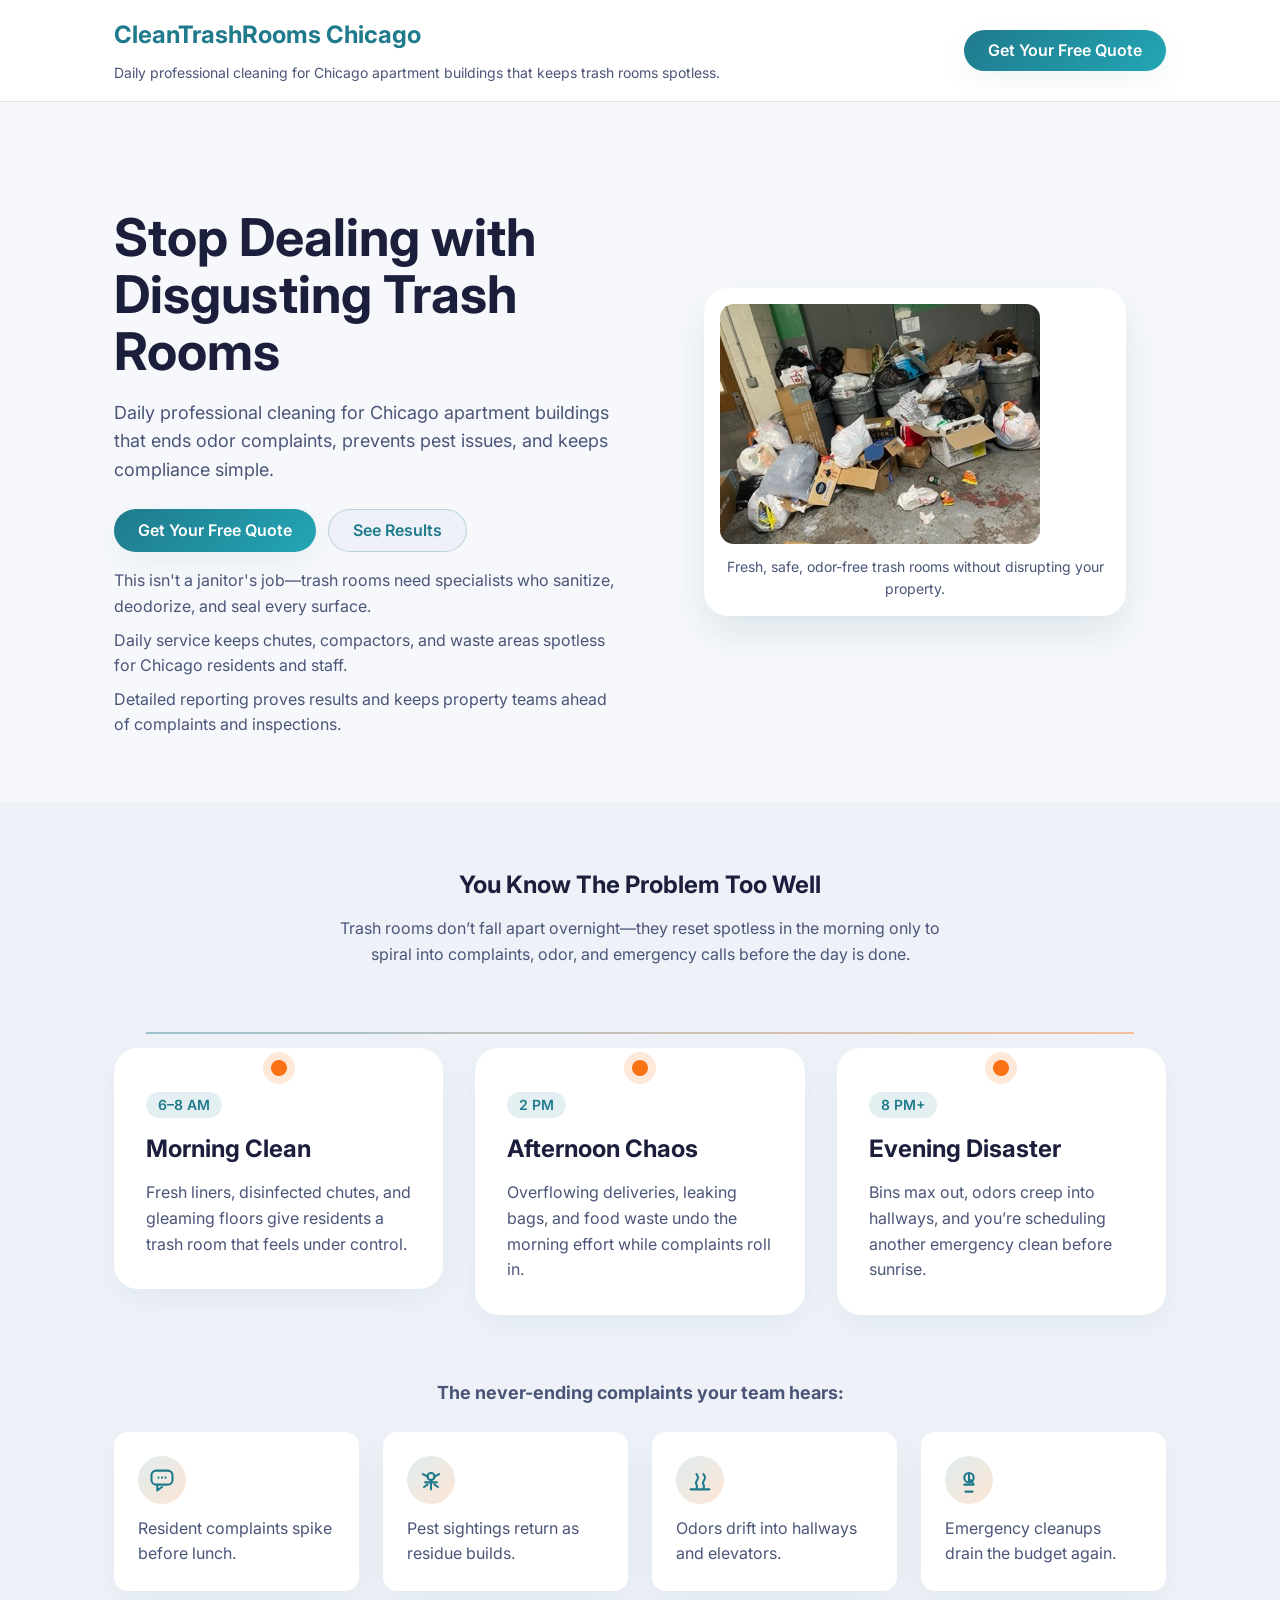
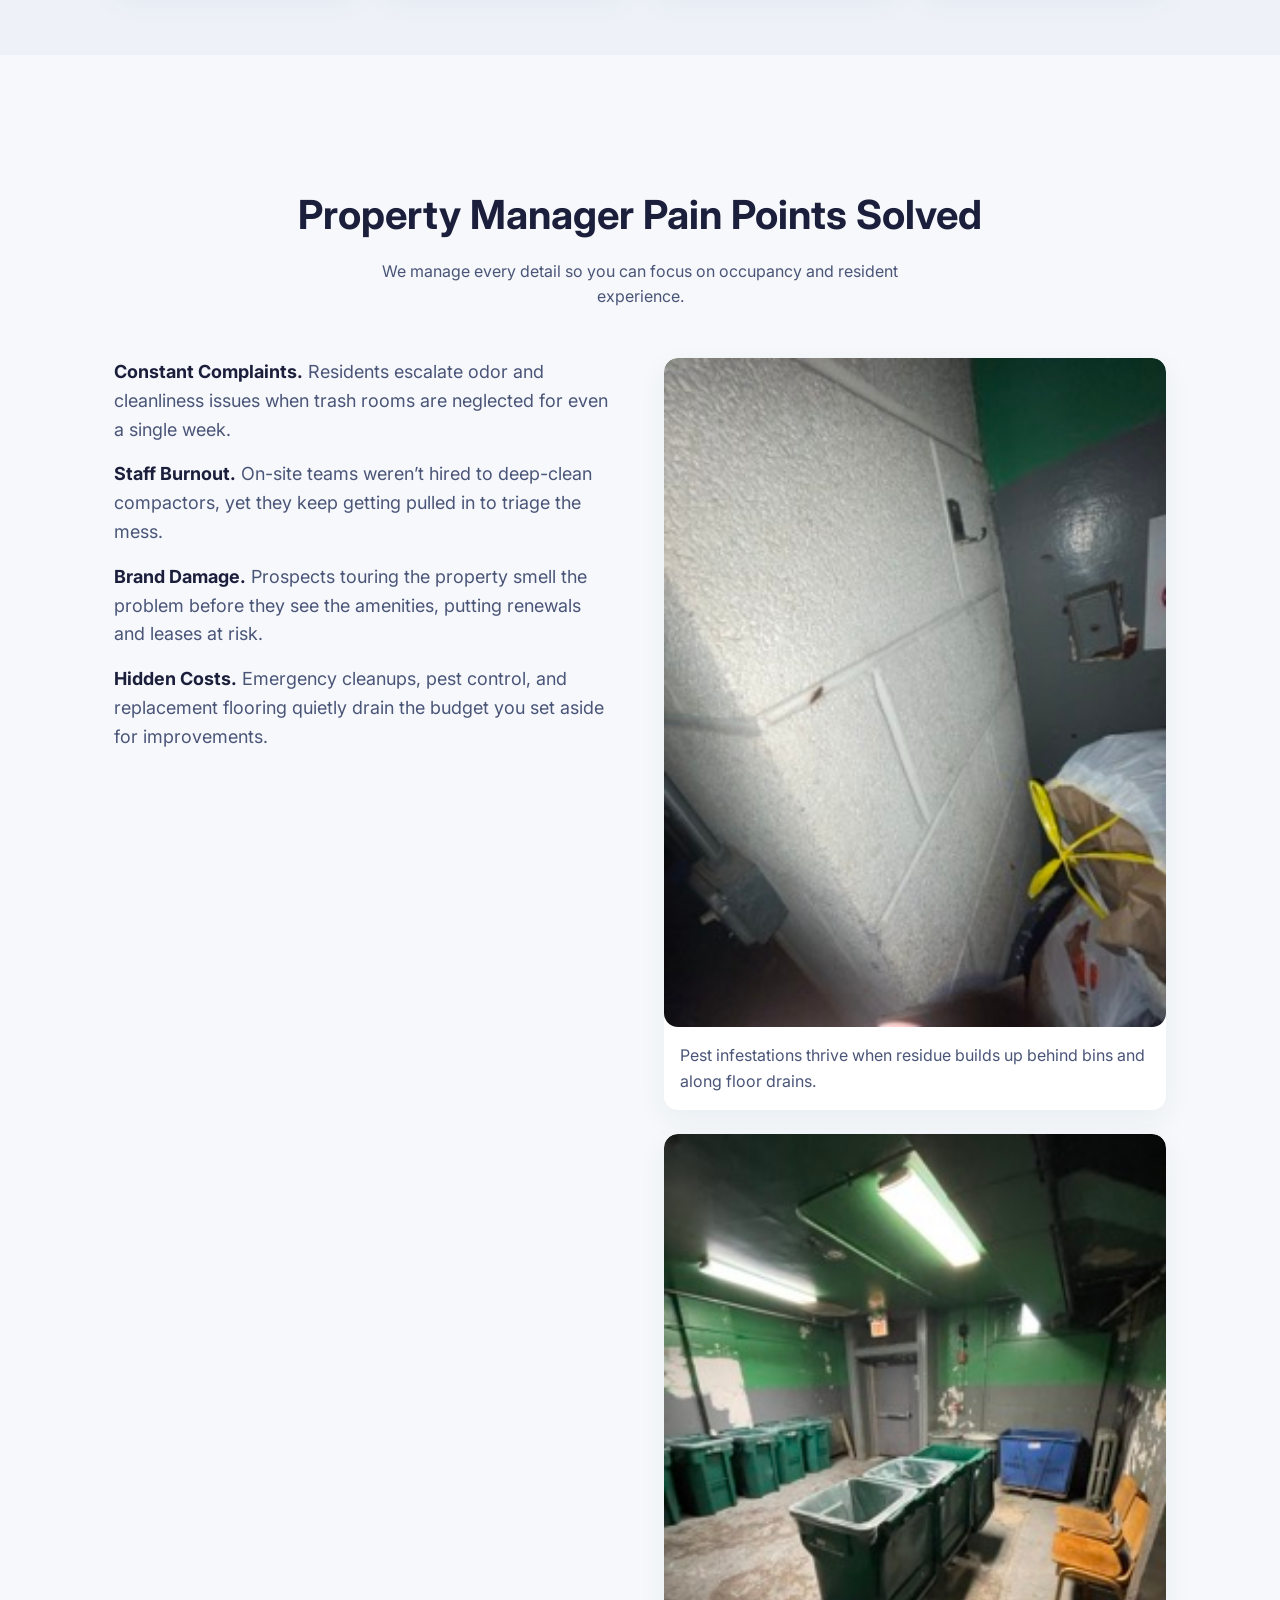
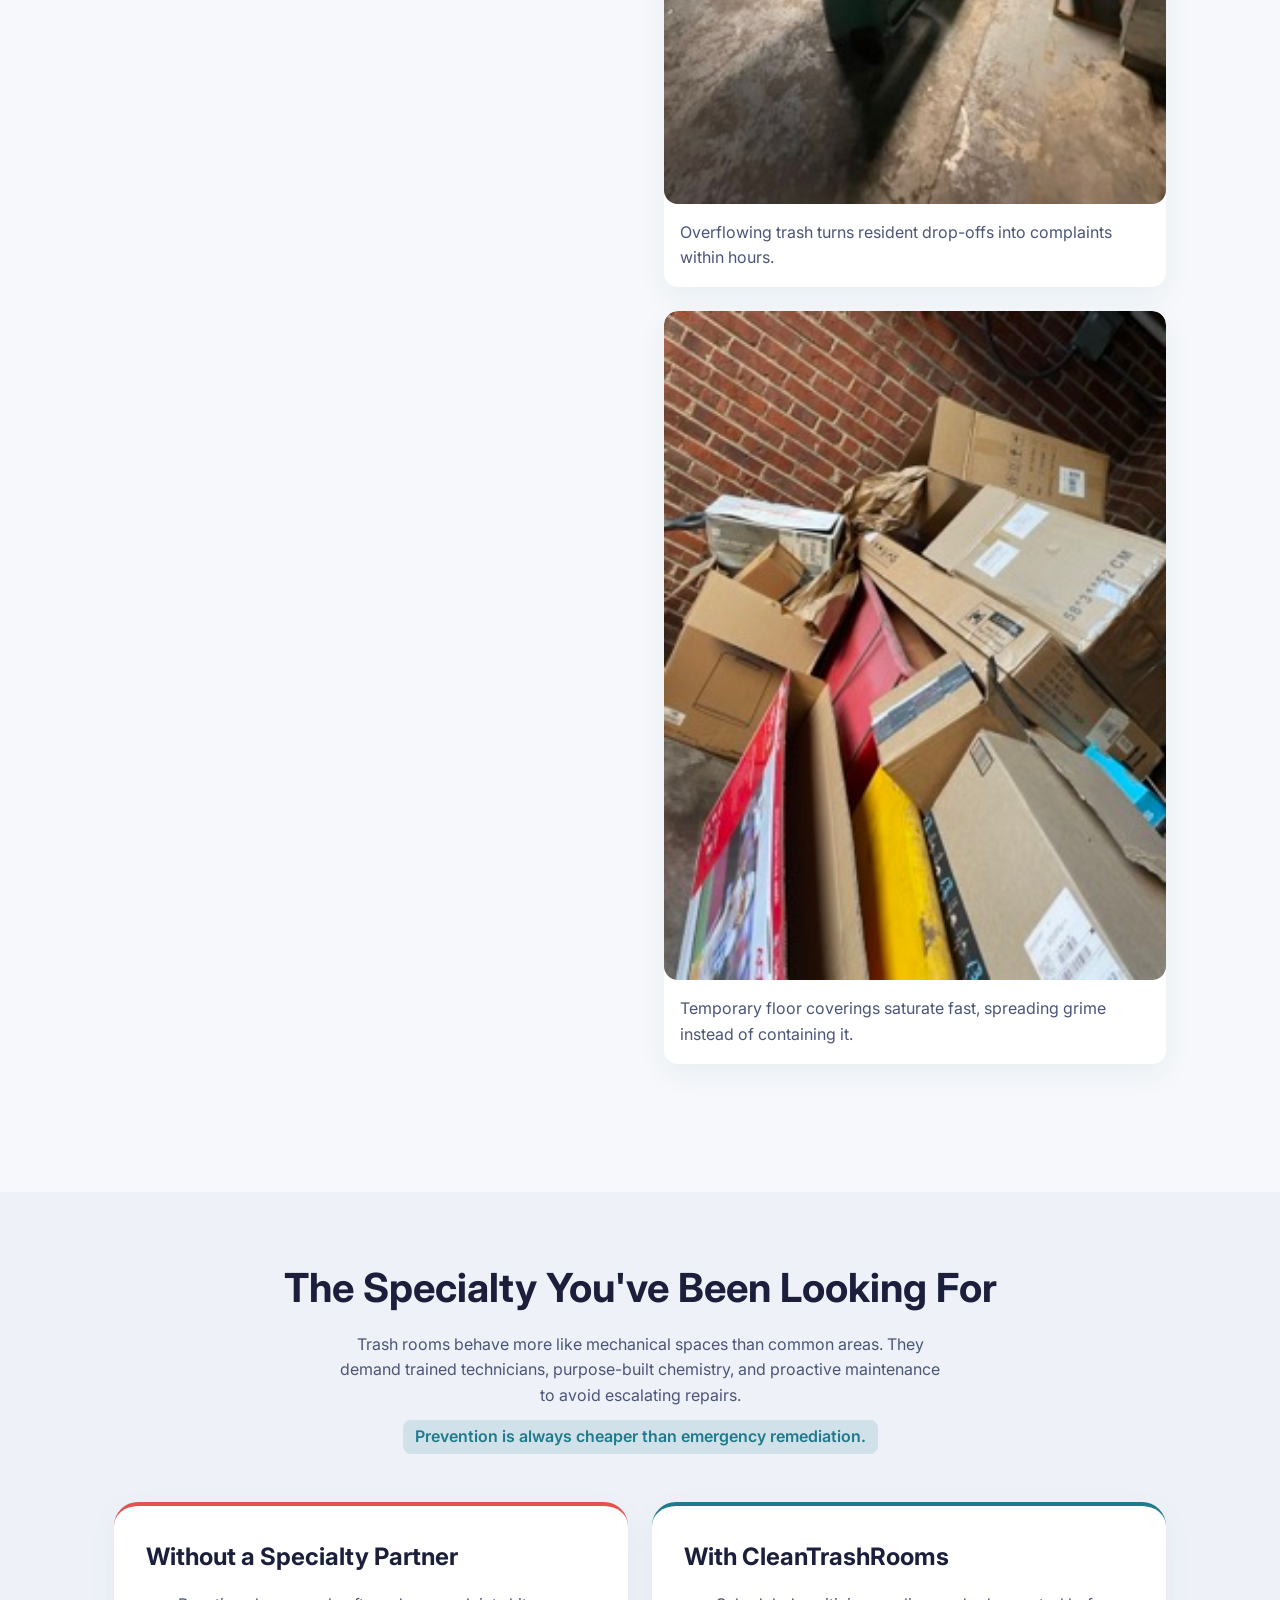
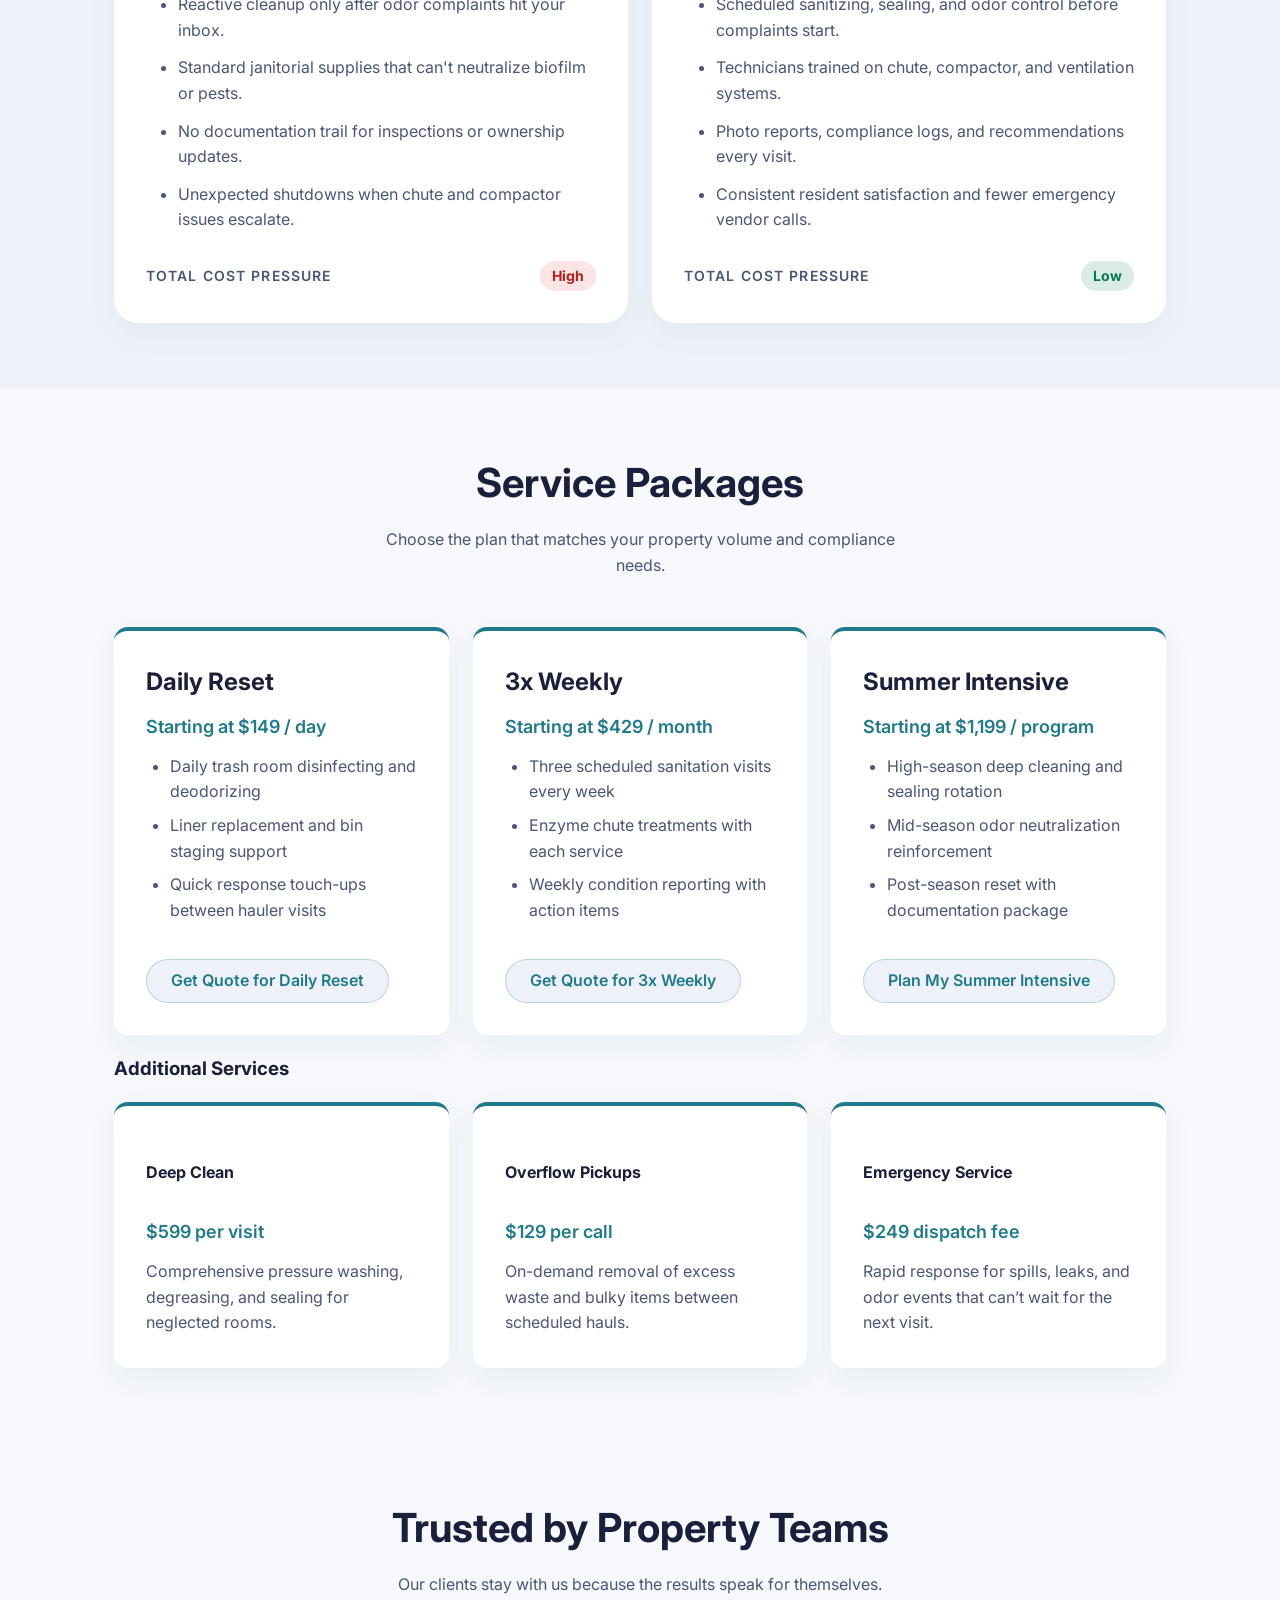
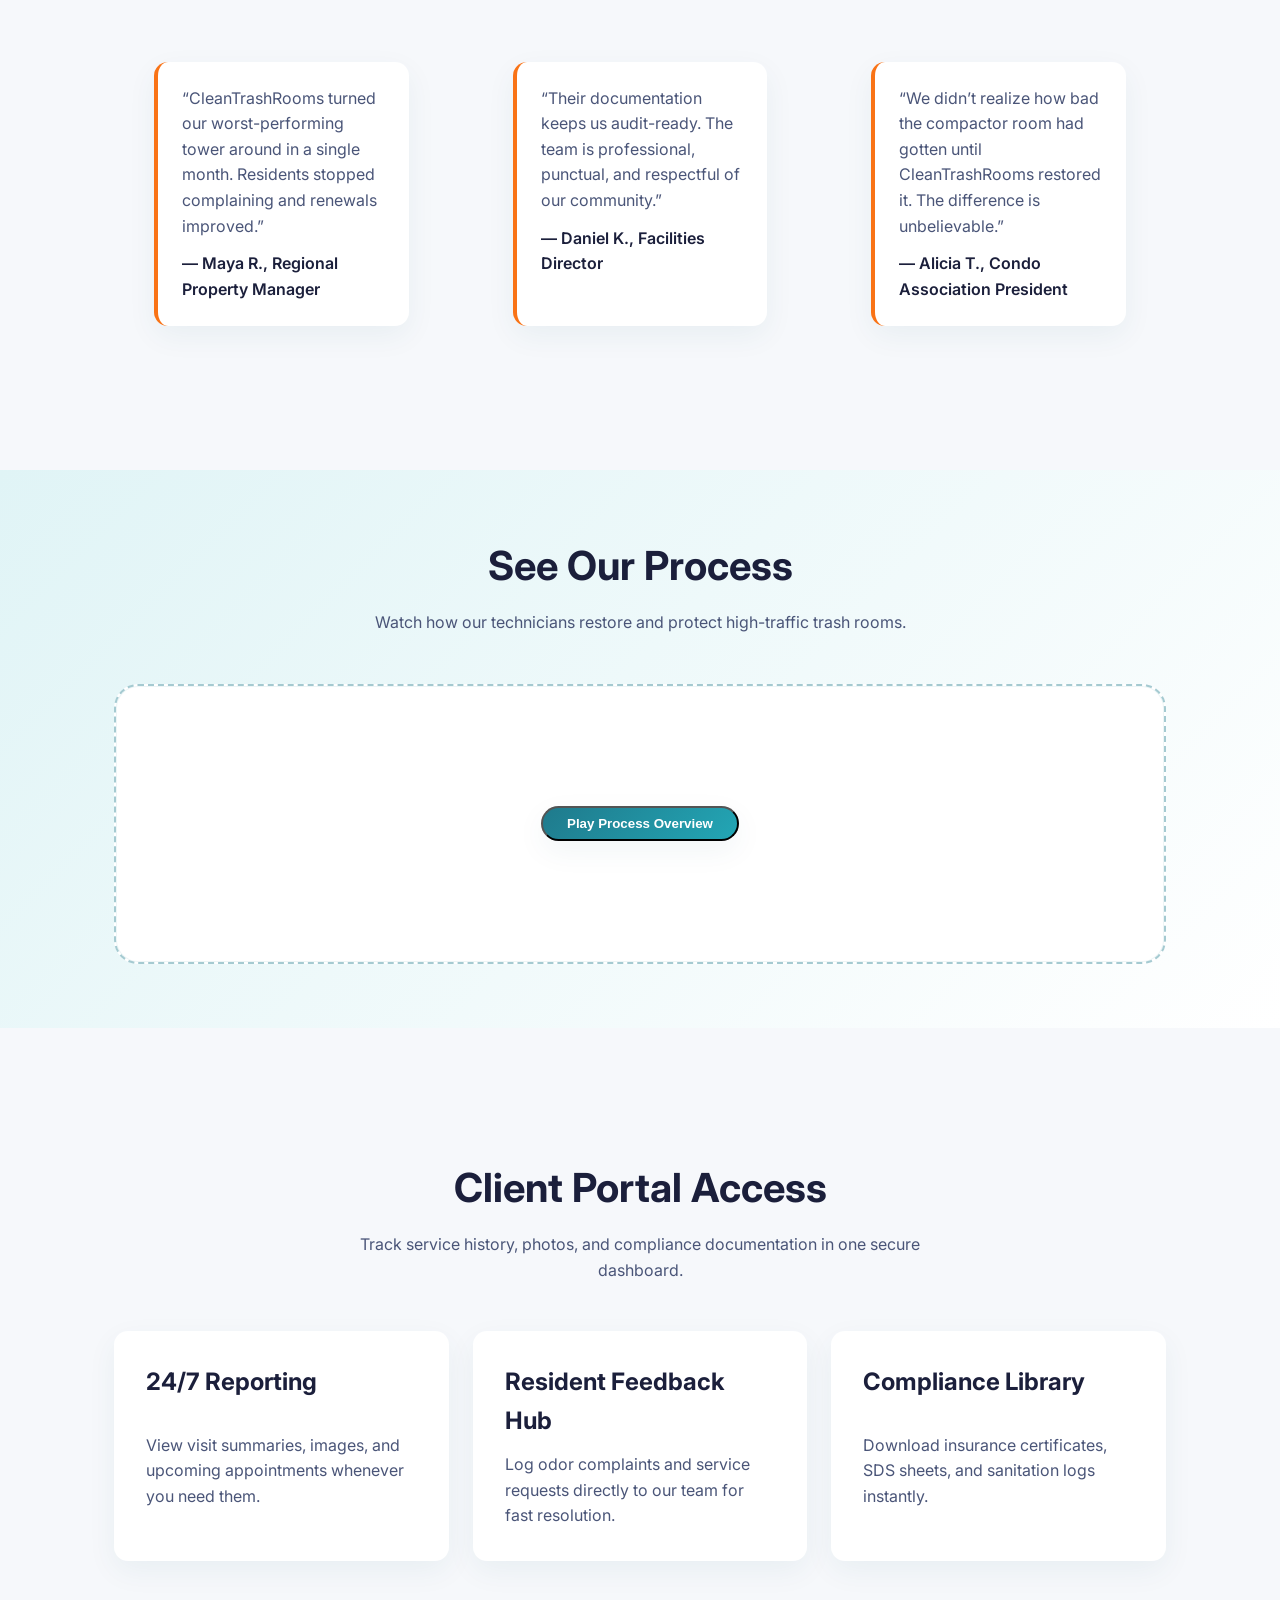
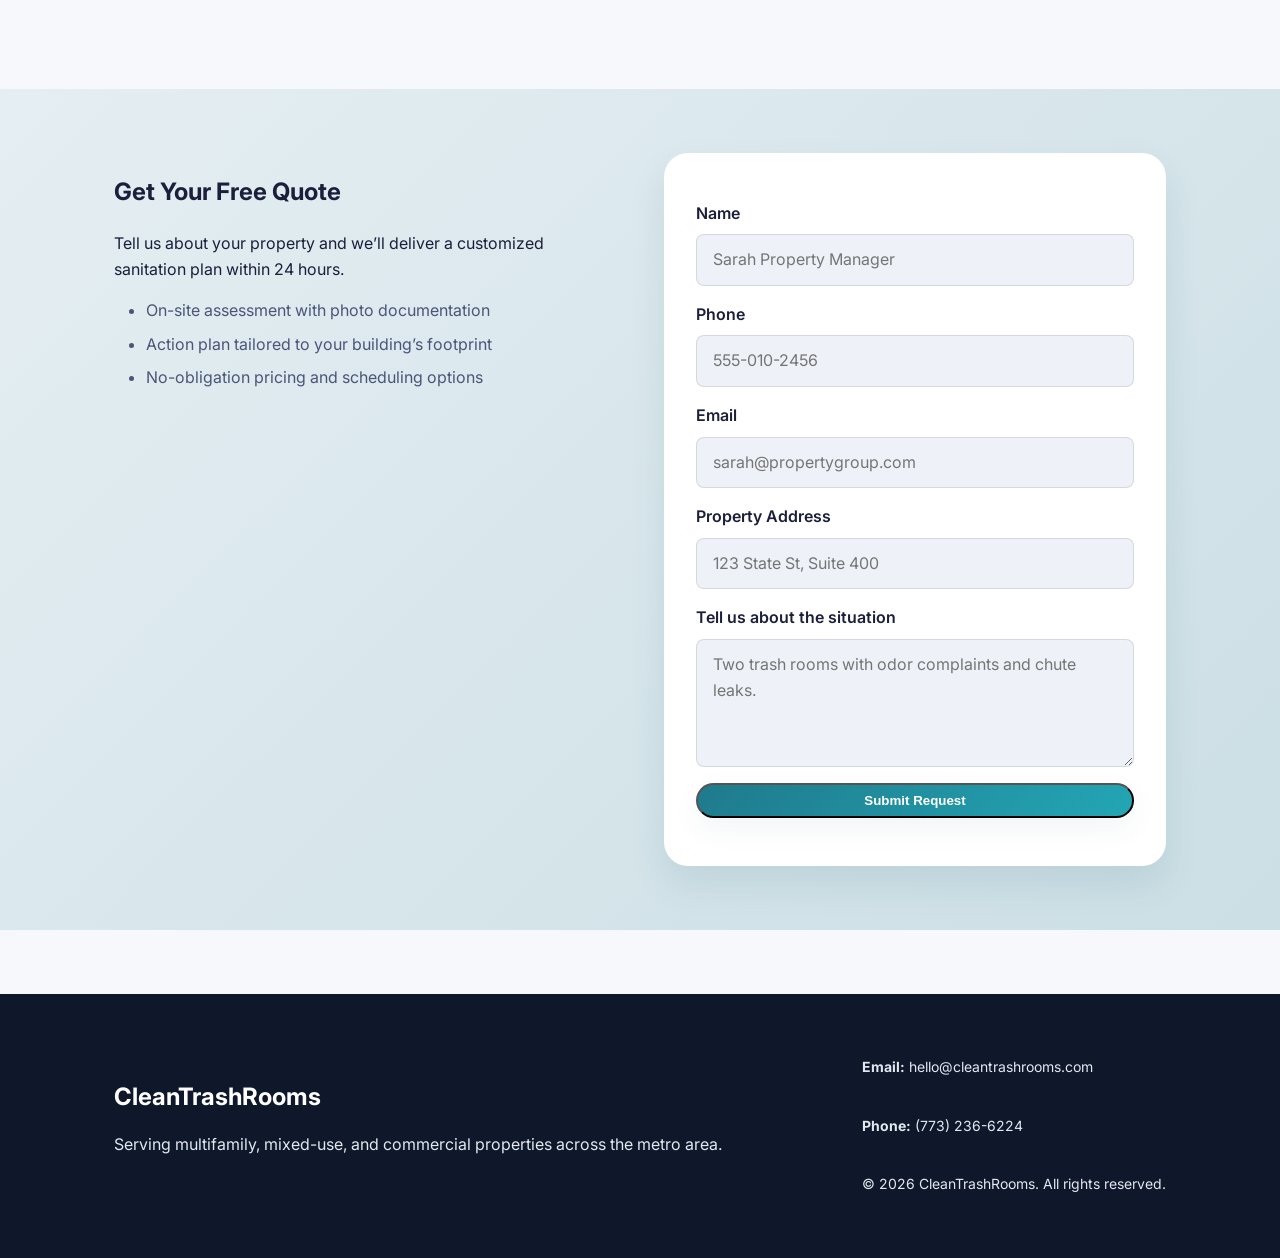
<file: index.html>
<!DOCTYPE html>
<html lang="en">
<head>
  <meta charset="UTF-8" />
  <meta name="viewport" content="width=device-width, initial-scale=1.0" />
  <title>CleanTrashRooms Chicago</title>
  <link rel="stylesheet" href="assets/css/tokens.css" />
  <link rel="stylesheet" href="assets/css/main.css" />
</head>
<body>
  <header class="site-header" id="top">
    <div class="site-header__inner container">
      <div class="branding">
        <span class="logo">CleanTrashRooms Chicago</span>
        <p class="tagline">Daily professional cleaning for Chicago apartment buildings that keeps trash rooms spotless.</p>
      </div>
      <a class="btn btn-primary" href="#free-quote">Get Your Free Quote</a>
    </div>
  </header>

  <main>
    <section class="hero" id="hero">
      <div class="hero__grid container">
        <div class="hero__content">
          <h1>Stop Dealing with Disgusting Trash Rooms</h1>
          <p class="hero__lead">Daily professional cleaning for Chicago apartment buildings that ends odor complaints, prevents pest issues, and keeps compliance simple.</p>
          <div class="hero__actions">
            <a class="btn btn-primary" href="#free-quote">Get Your Free Quote</a>
            <a class="btn btn-secondary" href="#showcase">See Results</a>
          </div>
          <ul class="hero__highlights">
            <li>This isn't a janitor's job—trash rooms need specialists who sanitize, deodorize, and seal every surface.</li>
            <li>Daily service keeps chutes, compactors, and waste areas spotless for Chicago residents and staff.</li>
            <li>Detailed reporting proves results and keeps property teams ahead of complaints and inspections.</li>
          </ul>
        </div>
        <figure class="hero__media">
          <img src="assets/images/after00004.jpeg" alt="Freshly sanitized apartment trash room maintained by CleanTrashRooms" />
          <figcaption>Fresh, safe, odor-free trash rooms without disrupting your property.</figcaption>
        </figure>
      </div>
    </section>

    <section class="trash-cycle" id="showcase">
      <div class="container">
        <div class="trash-cycle__header">
          <h2>You Know The Problem Too Well</h2>
          <p>Trash rooms don’t fall apart overnight&mdash;they reset spotless in the morning only to spiral into complaints, odor, and emergency calls before the day is done.</p>
        </div>
        <div class="trash-cycle__cards" role="list">
          <article class="cycle-card" role="listitem">
            <span class="cycle-card__time">6&ndash;8 AM</span>
            <h3>Morning Clean</h3>
            <p>Fresh liners, disinfected chutes, and gleaming floors give residents a trash room that feels under control.</p>
          </article>
          <article class="cycle-card" role="listitem">
            <span class="cycle-card__time">2 PM</span>
            <h3>Afternoon Chaos</h3>
            <p>Overflowing deliveries, leaking bags, and food waste undo the morning effort while complaints roll in.</p>
          </article>
          <article class="cycle-card" role="listitem">
            <span class="cycle-card__time">8 PM+</span>
            <h3>Evening Disaster</h3>
            <p>Bins max out, odors creep into hallways, and you&rsquo;re scheduling another emergency clean before sunrise.</p>
          </article>
        </div>
        <div class="trash-cycle__highlights" id="problem-cycle">
          <h3 class="trash-cycle__highlights-title">The never-ending complaints your team hears:</h3>
          <ul class="cycle-highlights">
            <li class="cycle-highlight">
              <span class="cycle-highlight__icon" aria-hidden="true">
                <svg viewBox="0 0 24 24" role="presentation" focusable="false">
                  <rect x="3" y="4" width="18" height="12" rx="4" ry="4" fill="none" stroke="currentColor" stroke-width="1.8" stroke-linejoin="round" />
                  <polyline points="8 16 8 21 12 18" fill="none" stroke="currentColor" stroke-width="1.8" stroke-linecap="round" stroke-linejoin="round" />
                  <circle cx="9" cy="10" r="0.9" fill="currentColor" />
                  <circle cx="12" cy="10" r="0.9" fill="currentColor" />
                  <circle cx="15" cy="10" r="0.9" fill="currentColor" />
                </svg>
              </span>
              <span class="cycle-highlight__text">Resident complaints spike before lunch.</span>
            </li>
            <li class="cycle-highlight">
              <span class="cycle-highlight__icon" aria-hidden="true">
                <svg viewBox="0 0 24 24" role="presentation" focusable="false">
                  <circle cx="12" cy="9" r="3" fill="none" stroke="currentColor" stroke-width="1.8" />
                  <line x1="12" y1="12" x2="12" y2="20" stroke="currentColor" stroke-width="1.8" stroke-linecap="round" />
                  <line x1="7" y1="14" x2="17" y2="14" stroke="currentColor" stroke-width="1.8" stroke-linecap="round" />
                  <line x1="5" y1="7" x2="9" y2="9" stroke="currentColor" stroke-width="1.8" stroke-linecap="round" />
                  <line x1="19" y1="7" x2="15" y2="9" stroke="currentColor" stroke-width="1.8" stroke-linecap="round" />
                  <line x1="6" y1="18" x2="9" y2="16" stroke="currentColor" stroke-width="1.8" stroke-linecap="round" />
                  <line x1="18" y1="18" x2="15" y2="16" stroke="currentColor" stroke-width="1.8" stroke-linecap="round" />
                </svg>
              </span>
              <span class="cycle-highlight__text">Pest sightings return as residue builds.</span>
            </li>
            <li class="cycle-highlight">
              <span class="cycle-highlight__icon" aria-hidden="true">
                <svg viewBox="0 0 24 24" role="presentation" focusable="false">
                  <path d="M9 19c1.8-2.4-1.8-3.6 0-6s1.8-3.6 0-6" fill="none" stroke="currentColor" stroke-width="1.8" stroke-linecap="round" />
                  <path d="M15 19c1.8-2.4-1.8-3.6 0-6s1.8-3.6 0-6" fill="none" stroke="currentColor" stroke-width="1.8" stroke-linecap="round" />
                  <line x1="4" y1="20" x2="20" y2="20" stroke="currentColor" stroke-width="1.8" stroke-linecap="round" />
                </svg>
              </span>
              <span class="cycle-highlight__text">Odors drift into hallways and elevators.</span>
            </li>
            <li class="cycle-highlight">
              <span class="cycle-highlight__icon" aria-hidden="true">
                <svg viewBox="0 0 24 24" role="presentation" focusable="false">
                  <circle cx="12" cy="10" r="4" fill="none" stroke="currentColor" stroke-width="1.8" />
                  <path d="M12 6v8" fill="none" stroke="currentColor" stroke-width="1.8" stroke-linecap="round" />
                  <path d="M9 22h6" fill="none" stroke="currentColor" stroke-width="1.8" stroke-linecap="round" />
                  <path d="M8 16h8l-2.5-4" fill="none" stroke="currentColor" stroke-width="1.8" stroke-linecap="round" stroke-linejoin="round" />
                </svg>
              </span>
              <span class="cycle-highlight__text">Emergency cleanups drain the budget again.</span>
            </li>
          </ul>
        </div>
      </div>
    </section>

    <section class="pain-points" id="pain-points">
      <div class="container">
        <div class="section-heading">
          <h2>Property Manager Pain Points Solved</h2>
          <p>We manage every detail so you can focus on occupancy and resident experience.</p>
        </div>
        <div class="pain-points__content">
          <div class="pain-points__copy">
            <p><strong>Constant Complaints.</strong> Residents escalate odor and cleanliness issues when trash rooms are neglected for even a single week.</p>
            <p><strong>Staff Burnout.</strong> On-site teams weren’t hired to deep-clean compactors, yet they keep getting pulled in to triage the mess.</p>
            <p><strong>Brand Damage.</strong> Prospects touring the property smell the problem before they see the amenities, putting renewals and leases at risk.</p>
            <p><strong>Hidden Costs.</strong> Emergency cleanups, pest control, and replacement flooring quietly drain the budget you set aside for improvements.</p>
          </div>
          <div class="pain-points__gallery" aria-label="Trash room problem imagery">
            <figure>
              <img src="assets/images/roach.jpeg" alt="Cockroaches clustering around a trash room floor drain" />
              <figcaption>Pest infestations thrive when residue builds up behind bins and along floor drains.</figcaption>
            </figure>
            <figure>
              <img src="assets/images/before00002.jpeg" alt="Overflowing trash bins spilling bags across the compactor room floor" />
              <figcaption>Overflowing trash turns resident drop-offs into complaints within hours.</figcaption>
            </figure>
            <figure>
              <img src="assets/images/cardboard.jpeg" alt="Soaked cardboard sheets laid across a trash room floor" />
              <figcaption>Temporary floor coverings saturate fast, spreading grime instead of containing it.</figcaption>
            </figure>
          </div>
        </div>
      </div>
    </section>

    <section class="specialty-comparison" id="specialty-service">
      <div class="container">
        <div class="specialty-comparison__intro">
          <h2>The Specialty You've Been Looking For</h2>
          <p>
            Trash rooms behave more like mechanical spaces than common areas. They demand trained technicians,
            purpose-built chemistry, and proactive maintenance to avoid escalating repairs.
            <span class="specialty-comparison__highlight">Prevention is always cheaper than emergency remediation.</span>
          </p>
        </div>
        <div
          class="specialty-comparison__grid"
          role="group"
          aria-label="Comparison of outcomes with and without CleanTrashRooms"
        >
          <article class="specialty-comparison__column specialty-comparison__column--without">
            <h3>Without a Specialty Partner</h3>
            <ul class="specialty-comparison__list">
              <li>Reactive cleanup only after odor complaints hit your inbox.</li>
              <li>Standard janitorial supplies that can't neutralize biofilm or pests.</li>
              <li>No documentation trail for inspections or ownership updates.</li>
              <li>Unexpected shutdowns when chute and compactor issues escalate.</li>
            </ul>
            <p class="specialty-comparison__cost">
              <span class="specialty-comparison__cost-label">Total Cost Pressure</span>
              <span class="specialty-comparison__indicator specialty-comparison__indicator--high">High</span>
            </p>
          </article>
          <article class="specialty-comparison__column specialty-comparison__column--with">
            <h3>With CleanTrashRooms</h3>
            <ul class="specialty-comparison__list">
              <li>Scheduled sanitizing, sealing, and odor control before complaints start.</li>
              <li>Technicians trained on chute, compactor, and ventilation systems.</li>
              <li>Photo reports, compliance logs, and recommendations every visit.</li>
              <li>Consistent resident satisfaction and fewer emergency vendor calls.</li>
            </ul>
            <p class="specialty-comparison__cost">
              <span class="specialty-comparison__cost-label">Total Cost Pressure</span>
              <span class="specialty-comparison__indicator specialty-comparison__indicator--low">Low</span>
            </p>
          </article>
        </div>
      </div>
    </section>

    <section class="packages" id="packages">
      <div class="container">
        <div class="section-heading">
          <h2>Service Packages</h2>
          <p>Choose the plan that matches your property volume and compliance needs.</p>
        </div>
        <div class="card-grid card-grid--packages">
          <article class="card card--package">
            <h3>Daily Reset</h3>
            <p class="package-price">Starting at $149 / day</p>
            <ul>
              <li>Daily trash room disinfecting and deodorizing</li>
              <li>Liner replacement and bin staging support</li>
              <li>Quick response touch-ups between hauler visits</li>
            </ul>
            <a class="btn btn-secondary" href="#free-quote">Get Quote for Daily Reset</a>
          </article>
          <article class="card card--package">
            <h3>3x Weekly</h3>
            <p class="package-price">Starting at $429 / month</p>
            <ul>
              <li>Three scheduled sanitation visits every week</li>
              <li>Enzyme chute treatments with each service</li>
              <li>Weekly condition reporting with action items</li>
            </ul>
            <a class="btn btn-secondary" href="#free-quote">Get Quote for 3x Weekly</a>
          </article>
          <article class="card card--package">
            <h3>Summer Intensive</h3>
            <p class="package-price">Starting at $1,199 / program</p>
            <ul>
              <li>High-season deep cleaning and sealing rotation</li>
              <li>Mid-season odor neutralization reinforcement</li>
              <li>Post-season reset with documentation package</li>
            </ul>
            <a class="btn btn-secondary" href="#free-quote">Plan My Summer Intensive</a>
          </article>
        </div>
        <div class="additional-services">
          <h3>Additional Services</h3>
          <div class="card-grid card-grid--packages">
            <article class="card card--package">
              <h4>Deep Clean</h4>
              <p class="package-price">$599 per visit</p>
              <p>Comprehensive pressure washing, degreasing, and sealing for neglected rooms.</p>
            </article>
            <article class="card card--package">
              <h4>Overflow Pickups</h4>
              <p class="package-price">$129 per call</p>
              <p>On-demand removal of excess waste and bulky items between scheduled hauls.</p>
            </article>
            <article class="card card--package">
              <h4>Emergency Service</h4>
              <p class="package-price">$249 dispatch fee</p>
              <p>Rapid response for spills, leaks, and odor events that can’t wait for the next visit.</p>
            </article>
          </div>
        </div>
      </div>
    </section>

    <section class="testimonials" id="testimonials">
      <div class="container">
        <div class="section-heading">
          <h2>Trusted by Property Teams</h2>
          <p>Our clients stay with us because the results speak for themselves.</p>
        </div>
        <div class="testimonial-grid">
          <blockquote class="testimonial">
            <p>“CleanTrashRooms turned our worst-performing tower around in a single month. Residents stopped complaining and renewals improved.”</p>
            <cite>— Maya R., Regional Property Manager</cite>
          </blockquote>
          <blockquote class="testimonial">
            <p>“Their documentation keeps us audit-ready. The team is professional, punctual, and respectful of our community.”</p>
            <cite>— Daniel K., Facilities Director</cite>
          </blockquote>
          <blockquote class="testimonial">
            <p>“We didn’t realize how bad the compactor room had gotten until CleanTrashRooms restored it. The difference is unbelievable.”</p>
            <cite>— Alicia T., Condo Association President</cite>
          </blockquote>
        </div>
      </div>
    </section>

    <section class="process-video" id="process-video">
      <div class="container">
        <div class="section-heading">
          <h2>See Our Process</h2>
          <p>Watch how our technicians restore and protect high-traffic trash rooms.</p>
        </div>
        <div class="video-placeholder" role="img" aria-label="Video placeholder showing play button and cleaning process teaser">
          <button class="btn btn-primary" type="button">Play Process Overview</button>
        </div>
      </div>
    </section>

    <section class="client-portal" id="client-portal">
      <div class="container">
        <div class="section-heading">
          <h2>Client Portal Access</h2>
          <p>Track service history, photos, and compliance documentation in one secure dashboard.</p>
        </div>
        <div class="portal-features">
          <article class="card">
            <h3>24/7 Reporting</h3>
            <p>View visit summaries, images, and upcoming appointments whenever you need them.</p>
          </article>
          <article class="card">
            <h3>Resident Feedback Hub</h3>
            <p>Log odor complaints and service requests directly to our team for fast resolution.</p>
          </article>
          <article class="card">
            <h3>Compliance Library</h3>
            <p>Download insurance certificates, SDS sheets, and sanitation logs instantly.</p>
          </article>
        </div>
      </div>
    </section>

    <section class="cta" id="free-quote">
      <div class="container">
        <div class="cta__grid">
          <div class="cta__content">
            <h2>Get Your Free Quote</h2>
            <p>Tell us about your property and we’ll deliver a customized sanitation plan within 24 hours.</p>
            <ul>
              <li>On-site assessment with photo documentation</li>
              <li>Action plan tailored to your building’s footprint</li>
              <li>No-obligation pricing and scheduling options</li>
            </ul>
          </div>
          <form class="quote-form" action="#" method="post">
            <div class="form-field">
              <label for="name">Name</label>
              <input id="name" name="name" type="text" placeholder="Sarah Property Manager" required />
            </div>
            <div class="form-field">
              <label for="phone">Phone</label>
              <input id="phone" name="phone" type="tel" placeholder="555-010-2456" required />
            </div>
            <div class="form-field">
              <label for="email">Email</label>
              <input id="email" name="email" type="email" placeholder="sarah@propertygroup.com" required />
            </div>
            <div class="form-field">
              <label for="address">Property Address</label>
              <input id="address" name="address" type="text" placeholder="123 State St, Suite 400" required />
            </div>
            <div class="form-field">
              <label for="message">Tell us about the situation</label>
              <textarea id="message" name="message" rows="4" placeholder="Two trash rooms with odor complaints and chute leaks." required></textarea>
            </div>
            <button class="btn btn-primary" type="submit">Submit Request</button>
          </form>
        </div>
      </div>
    </section>
  </main>

  <footer class="site-footer">
    <div class="container site-footer__inner">
      <div>
        <span class="logo">CleanTrashRooms</span>
        <p>Serving multifamily, mixed-use, and commercial properties across the metro area.</p>
      </div>
      <div class="site-footer__meta">
        <p><strong>Email:</strong> hello@cleantrashrooms.com</p>
        <p><strong>Phone:</strong> (773) 236-6224</p>
        <p>&copy; <span id="current-year"></span> CleanTrashRooms. All rights reserved.</p>
      </div>
    </div>
  </footer>

  <script src="assets/js/main.js"></script>
</body>
</html>
</file>
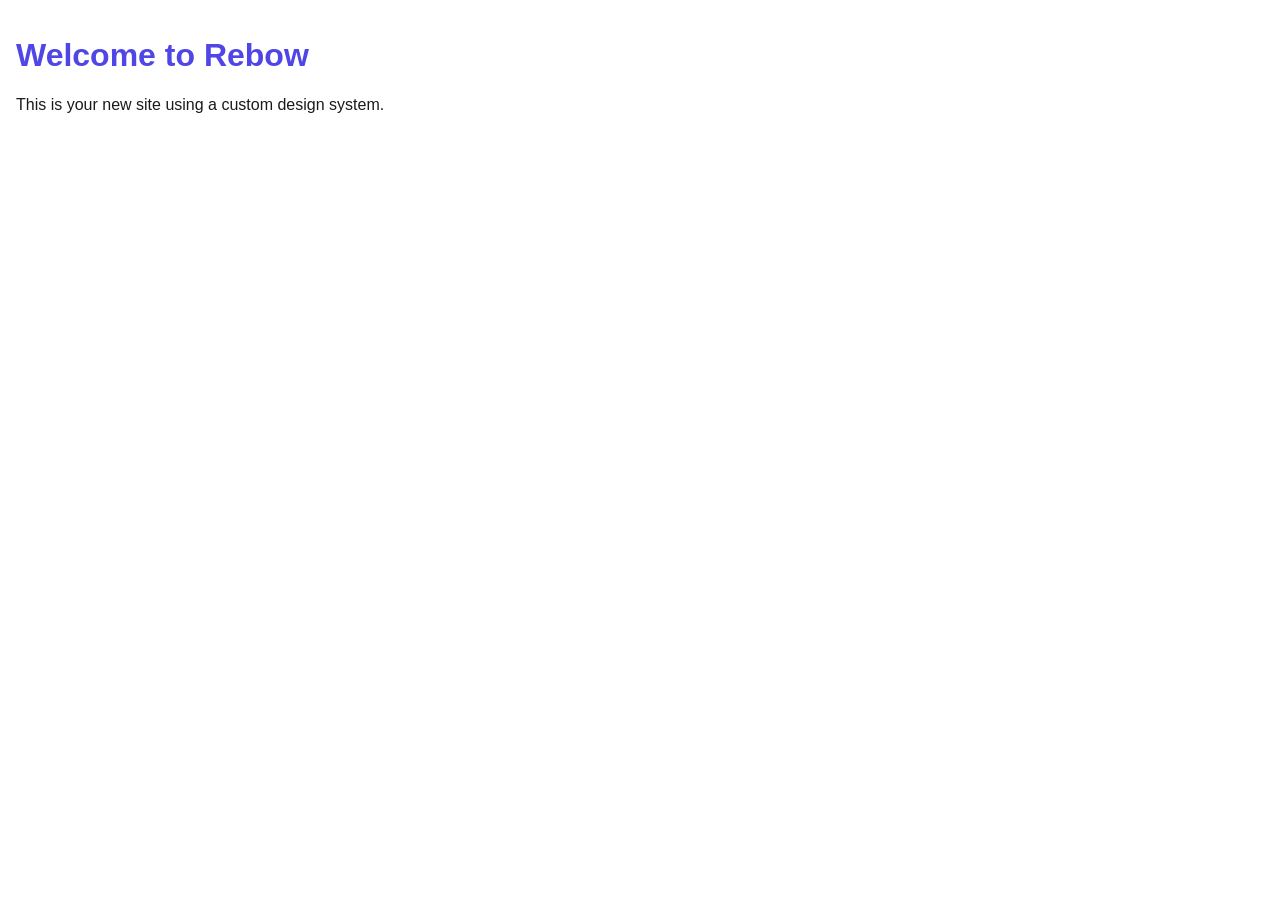
<file: cleantrashrooms/index.html>
<!DOCTYPE html>
<html lang="en">
<head>
  <meta charset="UTF-8" />
  <meta name="viewport" content="width=device-width, initial-scale=1.0" />
  <title>Rebow</title>
  <link rel="stylesheet" href="assets/css/tokens.css" />
  <link rel="stylesheet" href="assets/css/main.css" />
</head>
<body>
  <header>
    <h1>Welcome to Rebow</h1>
  </header>

  <main>
    <p>This is your new site using a custom design system.</p>
  </main>

  <script src="assets/js/main.js"></script>
</body>
</html>
</file>
<file: assets/css/tokens.css>
:root {
  --font-family-base: 'Inter', 'Segoe UI', system-ui, -apple-system, BlinkMacSystemFont, sans-serif;
  --font-family-heading: 'Inter', 'Segoe UI', system-ui, -apple-system, BlinkMacSystemFont, sans-serif;

  --color-bg: #f6f8fb;
  --color-surface: #ffffff;
  --color-surface-muted: #eef2f8;
  --color-text: #1b1f3b;
  --color-text-muted: #4a5578;
  --color-primary: #1f7a8c;
  --color-primary-dark: #125063;
  --color-secondary: #f97316;
  --color-border: rgba(27, 31, 59, 0.12);
  --color-shadow: rgba(15, 23, 42, 0.12);

  --space-xxs: 4px;
  --space-xs: 8px;
  --space-sm: 12px;
  --space-md: 16px;
  --space-lg: 24px;
  --space-xl: 32px;
  --space-2xl: 48px;
  --space-3xl: 64px;

  --font-size-xs: 12px;
  --font-size-sm: 14px;
  --font-size-base: 16px;
  --font-size-lg: 18px;
  --font-size-xl: 24px;
  --font-size-2xl: 32px;
  --font-size-3xl: 40px;
  --font-size-4xl: 52px;

  --radius-sm: 8px;
  --radius-md: 14px;
  --radius-lg: 24px;

  --shadow-sm: 0 10px 30px rgba(18, 80, 99, 0.06);
  --shadow-md: 0 18px 36px rgba(18, 80, 99, 0.1);

  --max-width: 1100px;

  --transition-base: 180ms ease-in-out;
}
</file>
<file: assets/css/main.css>
@import url('https://fonts.googleapis.com/css2?family=Inter:wght@400;500;600;700&display=swap');

* {
  box-sizing: border-box;
}

body {
  margin: 0;
  font-family: var(--font-family-base);
  background-color: var(--color-bg);
  color: var(--color-text);
  font-size: var(--font-size-base);
  line-height: 1.6;
}

img {
  max-width: 100%;
  height: auto;
  display: block;
  border-radius: var(--radius-md);
}

a {
  color: inherit;
  text-decoration: none;
}

a:hover,
a:focus {
  text-decoration: underline;
}

main {
  display: flex;
  flex-direction: column;
  gap: var(--space-3xl);
  padding-bottom: var(--space-3xl);
}

.container {
  width: min(100%, var(--max-width));
  margin: 0 auto;
  padding-inline: var(--space-lg);
}

.site-header {
  background: var(--color-surface);
  border-bottom: 1px solid var(--color-border);
  position: sticky;
  top: 0;
  z-index: 10;
  backdrop-filter: blur(12px);
}

.site-header__inner {
  display: flex;
  align-items: center;
  justify-content: space-between;
  padding-block: var(--space-md);
  gap: var(--space-lg);
}

.logo {
  font-family: var(--font-family-heading);
  font-weight: 700;
  font-size: var(--font-size-xl);
  color: var(--color-primary);
}

.tagline {
  margin: var(--space-xs) 0 0;
  color: var(--color-text-muted);
  font-size: var(--font-size-sm);
}

.btn {
  display: inline-flex;
  align-items: center;
  justify-content: center;
  font-weight: 600;
  border-radius: 999px;
  padding: var(--space-xs) var(--space-lg);
  transition: background-color var(--transition-base), color var(--transition-base), box-shadow var(--transition-base), transform var(--transition-base);
  cursor: pointer;
}

.btn-primary {
  background: linear-gradient(135deg, var(--color-primary) 0%, #23a6b5 100%);
  color: #ffffff;
  box-shadow: var(--shadow-sm);
}

.btn-primary:hover,
.btn-primary:focus {
  background: linear-gradient(135deg, var(--color-primary-dark) 0%, var(--color-primary) 100%);
  transform: translateY(-1px);
}

.btn-secondary {
  background-color: var(--color-surface-muted);
  color: var(--color-primary);
  border: 1px solid rgba(31, 122, 140, 0.25);
}

.btn-secondary:hover,
.btn-secondary:focus {
  background-color: rgba(31, 122, 140, 0.12);
}

.hero {
  padding-top: var(--space-3xl);
}

.hero__grid {
  display: grid;
  gap: var(--space-2xl);
  align-items: center;
  grid-template-columns: repeat(2, minmax(0, 1fr));
}

.hero__content h1 {
  font-size: clamp(var(--font-size-3xl), 4vw + 1rem, var(--font-size-4xl));
  line-height: 1.1;
  margin-bottom: var(--space-md);
}

.hero__lead {
  font-size: var(--font-size-lg);
  color: var(--color-text-muted);
  margin-bottom: var(--space-lg);
}

.hero__actions {
  display: flex;
  flex-wrap: wrap;
  gap: var(--space-sm);
  margin-bottom: var(--space-md);
}

.hero__highlights {
  list-style: none;
  padding: 0;
  margin: 0;
  display: grid;
  gap: var(--space-xs);
  color: var(--color-text-muted);
}

.hero__media {
  background: var(--color-surface);
  padding: var(--space-md);
  border-radius: var(--radius-lg);
  box-shadow: var(--shadow-md);
  text-align: center;
}

.hero__media figcaption {
  margin-top: var(--space-sm);
  color: var(--color-text-muted);
  font-size: var(--font-size-sm);
}

.section-heading {
  text-align: center;
  margin-bottom: var(--space-2xl);
  display: grid;
  gap: var(--space-sm);
}

.section-heading h2 {
  font-family: var(--font-family-heading);
  font-size: clamp(var(--font-size-2xl), 2.4vw + 1rem, var(--font-size-3xl));
  margin: 0;
}

.section-heading p {
  max-width: 56ch;
  margin: 0 auto;
  color: var(--color-text-muted);
}

.trash-cycle {
  background: var(--color-surface-muted);
  padding-block: var(--space-3xl);
}

.trash-cycle__header {
  text-align: center;
  display: grid;
  gap: var(--space-sm);
  margin-bottom: var(--space-2xl);
}

.trash-cycle__header h2 {
  margin: 0;
}

.trash-cycle__header p {
  margin: 0;
  color: var(--color-text-muted);
  max-width: 60ch;
  justify-self: center;
}

.trash-cycle__cards {
  display: grid;
  gap: var(--space-xl);
}

.cycle-card {
  position: relative;
  background: var(--color-surface);
  border-radius: var(--radius-lg);
  padding: var(--space-xl);
  box-shadow: var(--shadow-sm);
  display: grid;
  gap: var(--space-sm);
  z-index: 1;
}

.cycle-card__time {
  display: inline-flex;
  align-items: center;
  justify-content: center;
  background: rgba(31, 122, 140, 0.12);
  color: var(--color-primary);
  font-weight: 600;
  font-size: var(--font-size-sm);
  border-radius: 999px;
  padding: 2px var(--space-sm);
  width: fit-content;
}

.cycle-card h3 {
  margin: 0;
  font-size: var(--font-size-xl);
}

.cycle-card p {
  margin: 0;
  color: var(--color-text-muted);
}

.trash-cycle__highlights {
  margin-top: var(--space-3xl);
  display: grid;
  gap: var(--space-lg);
}

.trash-cycle__highlights-title {
  margin: 0;
  text-align: center;
  font-size: var(--font-size-lg);
  color: var(--color-text-muted);
}

.cycle-highlights {
  list-style: none;
  margin: 0;
  padding: 0;
  display: grid;
  gap: var(--space-lg);
  grid-template-columns: repeat(auto-fit, minmax(220px, 1fr));
}

.cycle-highlight {
  display: grid;
  gap: var(--space-sm);
  align-content: start;
  background: var(--color-surface);
  border-radius: var(--radius-md);
  padding: var(--space-lg);
  box-shadow: var(--shadow-sm);
}

.cycle-highlight__icon {
  width: 48px;
  height: 48px;
  border-radius: 50%;
  background: linear-gradient(135deg, rgba(31, 122, 140, 0.14), rgba(249, 115, 22, 0.18));
  color: var(--color-primary);
  display: inline-flex;
  align-items: center;
  justify-content: center;
  padding: var(--space-xs);
}

.cycle-highlight__icon svg {
  width: 28px;
  height: 28px;
}

.cycle-highlight__text {
  color: var(--color-text-muted);
}

@media (min-width: 768px) {
  .trash-cycle__cards {
    grid-template-columns: repeat(3, minmax(0, 1fr));
    align-items: start;
    position: relative;
    padding-top: var(--space-xl);
  }

  .trash-cycle__cards::before {
    content: '';
    position: absolute;
    top: calc(var(--space-xl) / 2);
    left: var(--space-xl);
    right: var(--space-xl);
    height: 2px;
    background: linear-gradient(90deg, var(--color-primary) 0%, var(--color-secondary) 100%);
    opacity: 0.4;
  }

  .cycle-card {
    padding-top: calc(var(--space-xl) + var(--space-sm));
  }

  .cycle-card::before {
    content: '';
    position: absolute;
    top: var(--space-sm);
    left: 50%;
    transform: translateX(-50%);
    width: 16px;
    height: 16px;
    border-radius: 50%;
    background: var(--color-secondary);
    box-shadow: 0 0 0 8px rgba(249, 115, 22, 0.16);
  }
}

.pain-points {
  padding-block: var(--space-3xl);
}

.pain-points__content {
  display: grid;
  gap: var(--space-2xl);
  align-items: start;
  grid-template-columns: repeat(auto-fit, minmax(280px, 1fr));
}

.pain-points__copy {
  display: grid;
  gap: var(--space-md);
  font-size: var(--font-size-lg);
}

.pain-points__copy p {
  margin: 0;
  color: var(--color-text-muted);
}

.pain-points__copy strong {
  color: var(--color-text);
}

.pain-points__gallery {
  display: grid;
  gap: var(--space-lg);
}

.pain-points__gallery figure {
  margin: 0;
  background: var(--color-surface);
  border-radius: var(--radius-md);
  box-shadow: var(--shadow-sm);
  overflow: hidden;
}

.pain-points__gallery img {
  width: 100%;
  height: auto;
  display: block;
}

.pain-points__gallery figcaption {
  margin: 0;
  padding: var(--space-md);
  color: var(--color-text-muted);
}

.card-grid {
  display: grid;
  gap: var(--space-lg);
  grid-template-columns: repeat(auto-fit, minmax(220px, 1fr));
}

.card {
  background: var(--color-surface);
  border-radius: var(--radius-md);
  padding: var(--space-xl);
  box-shadow: var(--shadow-sm);
  display: grid;
  gap: var(--space-sm);
}

.card h3 {
  margin: 0;
  font-size: var(--font-size-xl);
}

.card p,
.card ul {
  margin: 0;
  color: var(--color-text-muted);
}

.card ul {
  padding-left: var(--space-lg);
  display: grid;
  gap: var(--space-xs);
}

.specialty-comparison {
  background: var(--color-surface-muted);
  padding-block: var(--space-3xl);
}

.specialty-comparison__intro {
  text-align: center;
  display: grid;
  gap: var(--space-sm);
  margin-bottom: var(--space-2xl);
}

.specialty-comparison__intro h2 {
  margin: 0;
  font-family: var(--font-family-heading);
  font-size: clamp(var(--font-size-2xl), 2.4vw + 1rem, var(--font-size-3xl));
}

.specialty-comparison__intro p {
  margin: 0 auto;
  max-width: 60ch;
  color: var(--color-text-muted);
}

.specialty-comparison__highlight {
  display: inline-block;
  margin-top: var(--space-sm);
  padding: var(--space-xxs) var(--space-sm);
  border-radius: var(--radius-sm);
  background: rgba(31, 122, 140, 0.14);
  color: var(--color-primary);
  font-weight: 600;
}

.specialty-comparison__grid {
  display: grid;
  gap: var(--space-lg);
  grid-template-columns: repeat(auto-fit, minmax(260px, 1fr));
}

.specialty-comparison__column {
  background: var(--color-surface);
  border-radius: var(--radius-lg);
  padding: var(--space-xl);
  box-shadow: var(--shadow-sm);
  display: grid;
  gap: var(--space-md);
}

.specialty-comparison__column h3 {
  margin: 0;
  font-size: var(--font-size-xl);
}

.specialty-comparison__column--without {
  border-top: 4px solid rgba(220, 38, 38, 0.8);
}

.specialty-comparison__column--with {
  border-top: 4px solid var(--color-primary);
}

.specialty-comparison__list {
  margin: 0;
  padding-left: var(--space-xl);
  color: var(--color-text-muted);
  display: grid;
  gap: var(--space-sm);
}

.specialty-comparison__cost {
  margin: var(--space-sm) 0 0;
  display: flex;
  align-items: center;
  justify-content: space-between;
  gap: var(--space-sm);
  font-weight: 600;
}

.specialty-comparison__cost-label {
  font-size: var(--font-size-sm);
  letter-spacing: 0.08em;
  text-transform: uppercase;
  color: var(--color-text-muted);
}

.specialty-comparison__indicator {
  display: inline-flex;
  align-items: center;
  padding: 4px var(--space-sm);
  border-radius: 999px;
  font-size: var(--font-size-sm);
  font-weight: 700;
}

.specialty-comparison__indicator--high {
  background: rgba(220, 38, 38, 0.12);
  color: #b91c1c;
}

.specialty-comparison__indicator--low {
  background: rgba(5, 122, 85, 0.14);
  color: #047857;
}

.card-grid--packages {
  align-items: stretch;
}

.card--package {
  border-top: 4px solid var(--color-primary);
}

.card--package .package-price {
  font-weight: 600;
  font-size: var(--font-size-lg);
  color: var(--color-primary);
}

.card--package .btn {
  margin-top: var(--space-lg);
  justify-self: flex-start;
}

.testimonials {
  padding-block: var(--space-3xl);
}

.testimonial-grid {
  display: grid;
  gap: var(--space-lg);
  grid-template-columns: repeat(auto-fit, minmax(260px, 1fr));
}

.testimonial {
  background: var(--color-surface);
  border-left: 4px solid var(--color-secondary);
  border-radius: var(--radius-md);
  padding: var(--space-lg);
  box-shadow: var(--shadow-sm);
  color: var(--color-text-muted);
}

.testimonial p {
  margin: 0 0 var(--space-sm);
}

.testimonial cite {
  font-style: normal;
  font-weight: 600;
  color: var(--color-text);
}

.process-video {
  background: linear-gradient(135deg, #e0f4f6, #ffffff);
  padding-block: var(--space-3xl);
}

.video-placeholder {
  background: var(--color-surface);
  border: 2px dashed rgba(31, 122, 140, 0.4);
  border-radius: var(--radius-lg);
  min-height: 280px;
  display: grid;
  place-items: center;
  box-shadow: inset 0 0 0 1px rgba(31, 122, 140, 0.08);
  padding: var(--space-xl);
}

.client-portal {
  padding-block: var(--space-3xl);
}

.portal-features {
  display: grid;
  gap: var(--space-lg);
  grid-template-columns: repeat(auto-fit, minmax(240px, 1fr));
}

.cta {
  background: linear-gradient(135deg, rgba(31, 122, 140, 0.08), rgba(31, 122, 140, 0.2));
  padding-block: var(--space-3xl);
}

.cta__grid {
  display: grid;
  gap: var(--space-2xl);
  grid-template-columns: repeat(2, minmax(0, 1fr));
  align-items: start;
}

.cta__content ul {
  margin: var(--space-md) 0 0;
  padding-left: var(--space-xl);
  color: var(--color-text-muted);
  display: grid;
  gap: var(--space-xs);
}

.quote-form {
  background: var(--color-surface);
  border-radius: var(--radius-lg);
  padding: var(--space-2xl) var(--space-xl);
  box-shadow: var(--shadow-md);
  display: grid;
  gap: var(--space-md);
}

.form-field {
  display: grid;
  gap: var(--space-xs);
}

.form-field label {
  font-weight: 600;
  color: var(--color-text);
}

.form-field input,
.form-field textarea {
  border: 1px solid var(--color-border);
  border-radius: var(--radius-sm);
  padding: var(--space-sm) var(--space-md);
  font: inherit;
  background: var(--color-surface-muted);
  transition: border-color var(--transition-base), box-shadow var(--transition-base);
}

.form-field input:focus,
.form-field textarea:focus {
  border-color: var(--color-primary);
  outline: none;
  box-shadow: 0 0 0 3px rgba(31, 122, 140, 0.2);
}

.site-footer {
  background: #0f172a;
  color: #e2e8f0;
  padding: var(--space-2xl) 0;
}

.site-footer__inner {
  display: flex;
  flex-wrap: wrap;
  gap: var(--space-xl);
  align-items: center;
  justify-content: space-between;
}

.site-footer__inner .logo {
  color: #ffffff;
}

.site-footer__meta {
  display: grid;
  gap: var(--space-xs);
  font-size: var(--font-size-sm);
}

@media (max-width: 900px) {
  .site-header {
    position: static;
  }

  .hero__grid,
  .cta__grid {
    grid-template-columns: 1fr;
  }

  .specialty-comparison__intro {
    text-align: left;
  }

  .specialty-comparison__intro p {
    margin-left: 0;
    margin-right: 0;
  }

  .specialty-comparison__cost {
    flex-wrap: wrap;
    gap: var(--space-xs);
  }
}

@media (max-width: 600px) {
  .container {
    padding-inline: var(--space-md);
  }

  .site-header__inner {
    flex-direction: column;
    align-items: flex-start;
  }

  .btn {
    width: 100%;
  }

  .section-heading {
    text-align: left;
  }

  .section-heading p {
    margin-left: 0;
    margin-right: 0;
  }

  .quote-form {
    padding: var(--space-xl);
  }
}
</file>
<file: cleantrashrooms/assets/css/tokens.css>
:root {
  --color-bg: #ffffff;
  --color-text: #1a1a1a;
  --color-primary: #4f46e5;
  --space-xs: 4px;
  --space-sm: 8px;
  --space-md: 16px;
  --space-lg: 32px;
  --font-xs: 12px;
  --font-sm: 14px;
  --font-md: 16px;
  --font-lg: 24px;
  --font-xl: 32px;
  --radius-sm: 4px;
  --radius-md: 8px;
  --shadow-sm: 0 1px 2px rgba(0,0,0,0.05);
}
</file>
<file: cleantrashrooms/assets/css/main.css>
body {
  background-color: var(--color-bg);
  color: var(--color-text);
  font-family: sans-serif;
  margin: 0;
  padding: var(--space-md);
}

h1 {
  font-size: var(--font-xl);
  color: var(--color-primary);
}
</file>
